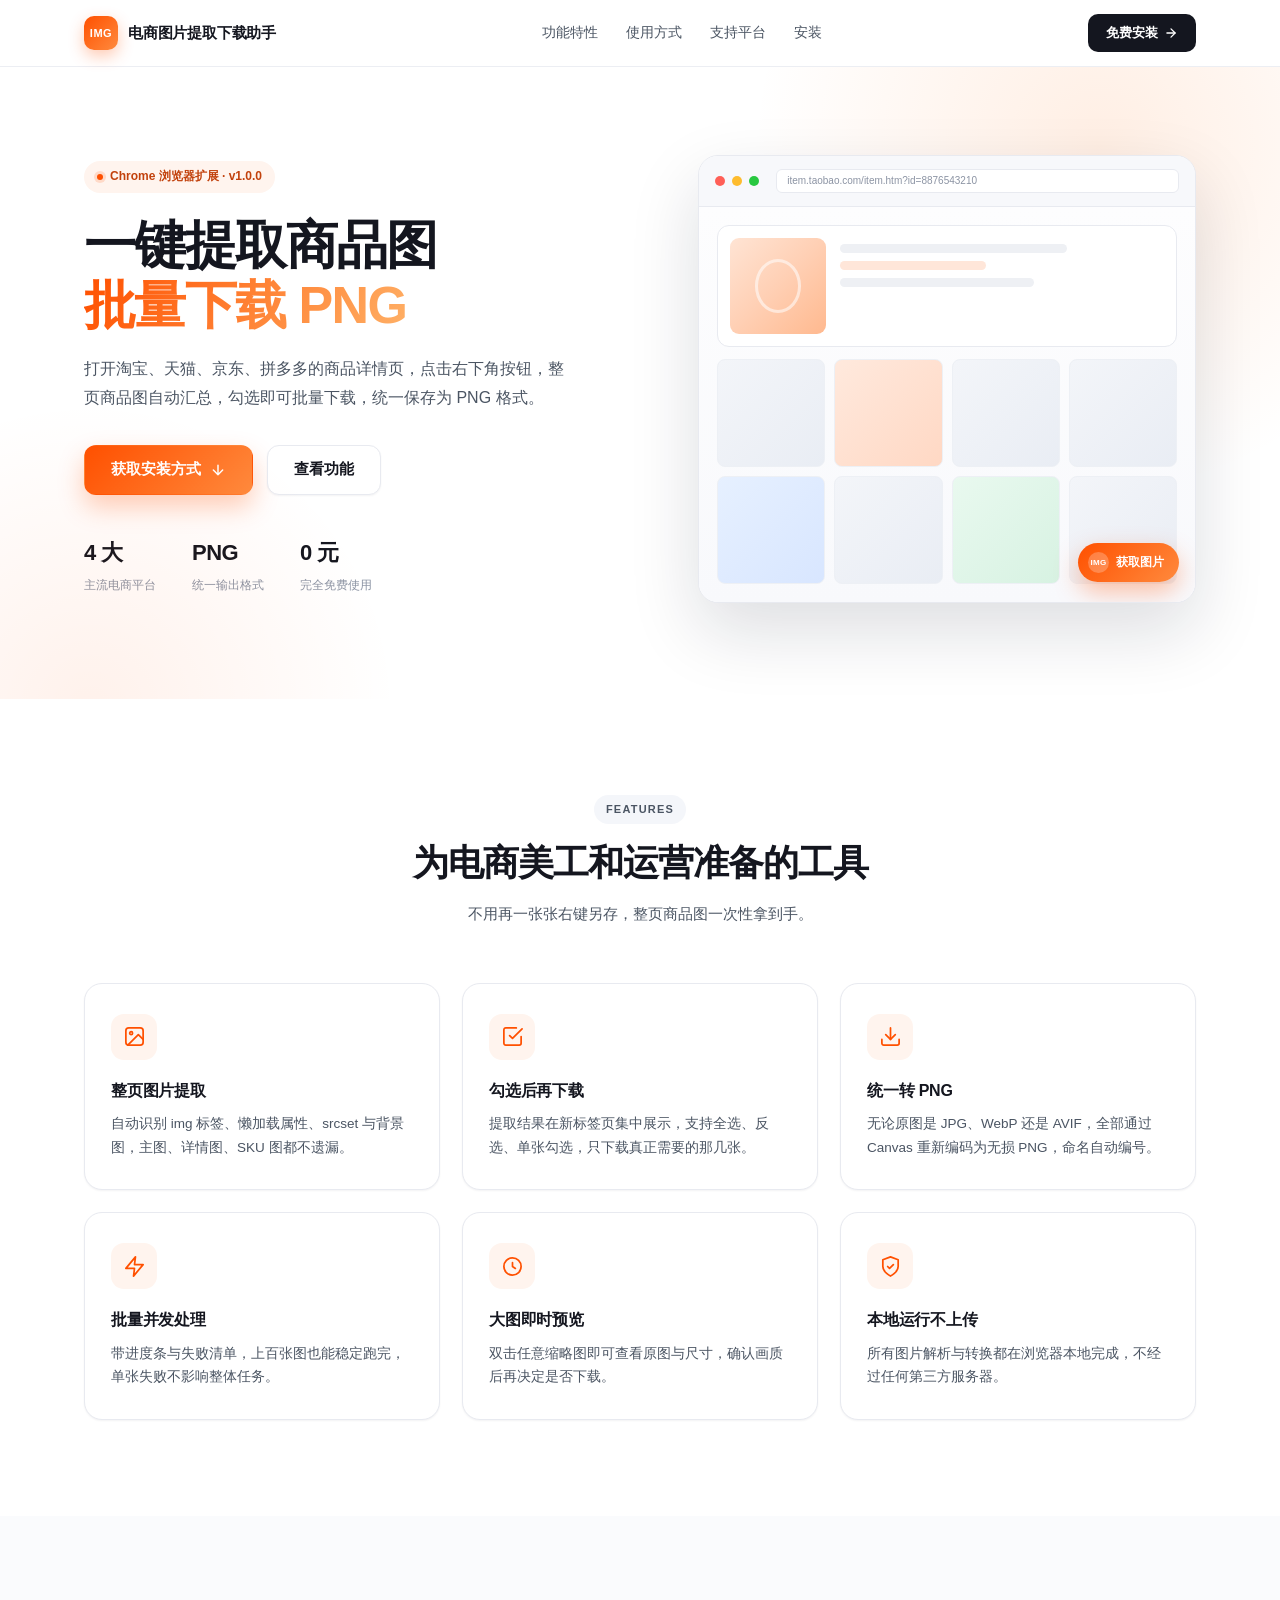
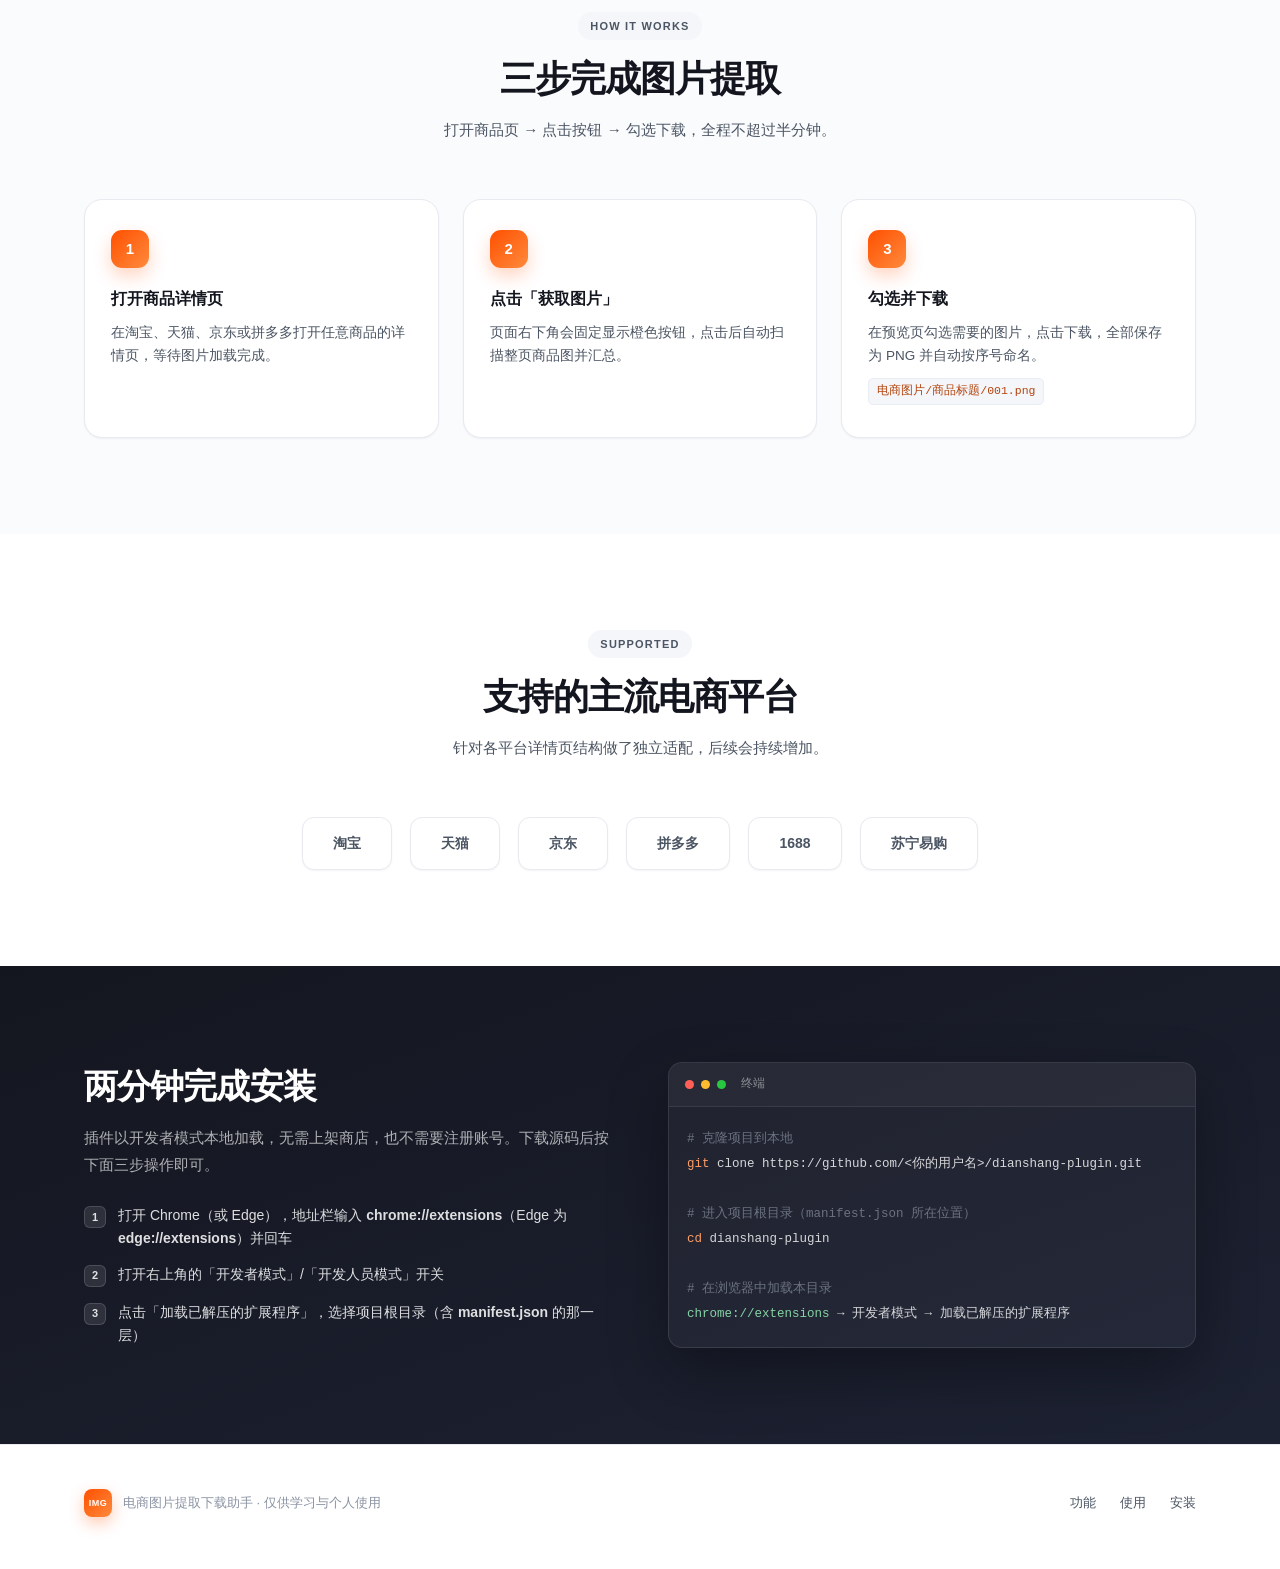
<file: docs/index.html>
<!DOCTYPE html>
<html lang="zh-CN">
<head>
<meta charset="UTF-8" />
<meta name="viewport" content="width=device-width, initial-scale=1.0" />
<title>电商图片提取下载助手 - 一键批量下载商品图</title>
<meta name="description" content="支持淘宝、天猫、京东、拼多多的 Chrome 浏览器扩展。一键提取商品详情页全部图片，勾选后批量下载为 PNG。" />
<style>
  :root {
    --brand: #ff5000;
    --brand-2: #ff8a3d;
    --brand-soft: #fff4ee;
    --ink: #14161f;
    --ink-2: #4b5563;
    --ink-3: #8b93a3;
    --line: #e8eaf0;
    --bg: #ffffff;
    --bg-2: #fafbfd;
    --radius: 18px;
    --shadow-sm: 0 1px 2px rgba(16,24,40,.05);
    --shadow-md: 0 10px 30px rgba(16,24,40,.08);
    --shadow-lg: 0 28px 70px rgba(16,24,40,.14);
  }

  * { margin: 0; padding: 0; box-sizing: border-box; }

  html { scroll-behavior: smooth; }

  body {
    font-family: -apple-system, BlinkMacSystemFont, "PingFang SC", "Microsoft YaHei", "Segoe UI", sans-serif;
    color: var(--ink);
    background: var(--bg);
    -webkit-font-smoothing: antialiased;
    line-height: 1.65;
    overflow-x: hidden;
  }

  a { color: inherit; text-decoration: none; }

  .wrap {
    width: 100%;
    max-width: 1160px;
    margin: 0 auto;
    padding: 0 24px;
  }

  /* ============ 导航 ============ */
  .nav {
    position: sticky;
    top: 0;
    z-index: 100;
    background: rgba(255,255,255,.82);
    backdrop-filter: saturate(180%) blur(16px);
    border-bottom: 1px solid rgba(232,234,240,.8);
  }

  .nav-inner {
    display: flex;
    align-items: center;
    justify-content: space-between;
    height: 66px;
  }

  .logo {
    display: flex;
    align-items: center;
    gap: 10px;
    font-weight: 800;
    font-size: 15px;
    letter-spacing: -.2px;
  }

  .logo-mark {
    width: 34px;
    height: 34px;
    border-radius: 10px;
    background: linear-gradient(135deg, var(--brand), var(--brand-2));
    color: #fff;
    font-size: 11px;
    font-weight: 800;
    letter-spacing: .5px;
    display: flex;
    align-items: center;
    justify-content: center;
    box-shadow: 0 6px 16px rgba(255,80,0,.3);
  }

  .nav-links {
    display: flex;
    align-items: center;
    gap: 28px;
    font-size: 14px;
    color: var(--ink-2);
  }

  .nav-links a {
    transition: color .16s ease;
  }

  .nav-links a:hover { color: var(--brand); }

  .nav-cta {
    display: inline-flex;
    align-items: center;
    gap: 6px;
    height: 38px;
    padding: 0 18px;
    border-radius: 10px;
    background: var(--ink);
    color: #fff;
    font-size: 13px;
    font-weight: 600;
    transition: transform .16s ease, box-shadow .16s ease;
  }

  .nav-cta:hover {
    transform: translateY(-1px);
    box-shadow: 0 8px 20px rgba(20,22,31,.24);
  }

  /* ============ Hero ============ */
  .hero {
    position: relative;
    padding: 88px 0 96px;
    overflow: hidden;
  }

  .hero::before {
    content: "";
    position: absolute;
    top: -280px;
    right: -180px;
    width: 720px;
    height: 720px;
    border-radius: 50%;
    background: radial-gradient(circle, rgba(255,138,61,.14) 0%, rgba(255,138,61,0) 68%);
    pointer-events: none;
  }

  .hero::after {
    content: "";
    position: absolute;
    bottom: -320px;
    left: -220px;
    width: 620px;
    height: 620px;
    border-radius: 50%;
    background: radial-gradient(circle, rgba(255,80,0,.08) 0%, rgba(255,80,0,0) 70%);
    pointer-events: none;
  }

  .hero-grid {
    position: relative;
    display: grid;
    grid-template-columns: 1.05fr .95fr;
    gap: 64px;
    align-items: center;
  }

  .badge {
    display: inline-flex;
    align-items: center;
    gap: 7px;
    padding: 6px 13px;
    border-radius: 999px;
    background: var(--brand-soft);
    color: #c2410c;
    font-size: 12px;
    font-weight: 600;
    margin-bottom: 22px;
  }

  .badge-dot {
    width: 6px;
    height: 6px;
    border-radius: 50%;
    background: var(--brand);
    box-shadow: 0 0 0 3px rgba(255,80,0,.16);
  }

  h1 {
    font-size: 52px;
    line-height: 1.16;
    letter-spacing: -1.6px;
    font-weight: 800;
    margin-bottom: 20px;
  }

  h1 .grad {
    background: linear-gradient(120deg, var(--brand) 0%, var(--brand-2) 60%, #ffb066 100%);
    -webkit-background-clip: text;
    background-clip: text;
    color: transparent;
  }

  .hero-desc {
    font-size: 16px;
    line-height: 1.8;
    color: var(--ink-2);
    max-width: 480px;
    margin-bottom: 32px;
  }

  .hero-actions {
    display: flex;
    align-items: center;
    gap: 14px;
    flex-wrap: wrap;
    margin-bottom: 40px;
  }

  .btn-lg {
    display: inline-flex;
    align-items: center;
    gap: 9px;
    height: 50px;
    padding: 0 26px;
    border-radius: 12px;
    font-size: 15px;
    font-weight: 700;
    border: 1px solid transparent;
    cursor: pointer;
    transition: all .18s ease;
  }

  .btn-solid {
    background: linear-gradient(135deg, var(--brand), var(--brand-2));
    color: #fff;
    box-shadow: 0 12px 26px rgba(255,80,0,.28);
  }

  .btn-solid:hover {
    transform: translateY(-2px);
    box-shadow: 0 16px 34px rgba(255,80,0,.34);
  }

  .btn-line {
    background: #fff;
    border-color: var(--line);
    color: var(--ink);
    box-shadow: var(--shadow-sm);
  }

  .btn-line:hover {
    border-color: #cfd3dd;
    transform: translateY(-2px);
    box-shadow: var(--shadow-md);
  }

  .hero-meta {
    display: flex;
    gap: 36px;
    flex-wrap: wrap;
  }

  .meta-item strong {
    display: block;
    font-size: 22px;
    font-weight: 800;
    letter-spacing: -.5px;
    color: var(--ink);
  }

  .meta-item span {
    font-size: 12px;
    color: var(--ink-3);
  }

  /* ============ Hero 右侧：浏览器模拟 ============ */
  .mock {
    position: relative;
    border-radius: 20px;
    background: #fff;
    border: 1px solid var(--line);
    box-shadow: var(--shadow-lg);
    overflow: hidden;
  }

  .mock-bar {
    display: flex;
    align-items: center;
    gap: 7px;
    padding: 13px 16px;
    background: #f7f8fb;
    border-bottom: 1px solid var(--line);
  }

  .dot { width: 10px; height: 10px; border-radius: 50%; }
  .dot:nth-child(1) { background: #ff5f57; }
  .dot:nth-child(2) { background: #febc2e; }
  .dot:nth-child(3) { background: #28c840; }

  .mock-url {
    flex: 1;
    margin-left: 10px;
    height: 24px;
    border-radius: 6px;
    background: #fff;
    border: 1px solid var(--line);
    font-size: 10px;
    color: var(--ink-3);
    display: flex;
    align-items: center;
    padding: 0 10px;
    overflow: hidden;
    white-space: nowrap;
  }

  .mock-body {
    position: relative;
    padding: 18px;
    background: linear-gradient(180deg, #fdfdfe 0%, #f8f9fc 100%);
    min-height: 320px;
  }

  .mock-product {
    display: grid;
    grid-template-columns: 96px 1fr;
    gap: 14px;
    padding: 12px;
    background: #fff;
    border: 1px solid var(--line);
    border-radius: 12px;
    margin-bottom: 12px;
  }

  .mock-thumb {
    width: 96px;
    height: 96px;
    border-radius: 9px;
    background:
      linear-gradient(135deg, #ffe4d4 0%, #ffd0b5 48%, #ffb98f 100%);
    position: relative;
    overflow: hidden;
  }

  .mock-thumb::after {
    content: "";
    position: absolute;
    inset: 22% 26%;
    border-radius: 50%;
    border: 3px solid rgba(255,255,255,.55);
  }

  .mock-lines { padding-top: 6px; }
  .mock-line {
    height: 9px;
    border-radius: 5px;
    background: #eef0f4;
    margin-bottom: 8px;
  }
  .mock-line.w70 { width: 70%; }
  .mock-line.w45 { width: 45%; background: #ffe6d9; }
  .mock-line.w60 { width: 60%; }

  .mock-grid {
    display: grid;
    grid-template-columns: repeat(4, 1fr);
    gap: 9px;
  }

  .mock-cell {
    aspect-ratio: 1/1;
    border-radius: 8px;
    background: linear-gradient(135deg, #f3f5f9, #e9edf4);
    border: 1px solid #edf0f5;
  }
  .mock-cell:nth-child(2) { background: linear-gradient(135deg,#ffe9dd,#ffd8c4); }
  .mock-cell:nth-child(5) { background: linear-gradient(135deg,#e6f0ff,#d8e6ff); }
  .mock-cell:nth-child(7) { background: linear-gradient(135deg,#e9f9ef,#d7f2e2); }

  /* 浮动按钮模拟 */
  .mock-fab {
    position: absolute;
    right: 16px;
    bottom: 20px;
    display: inline-flex;
    align-items: center;
    gap: 7px;
    padding: 9px 15px 9px 10px;
    border-radius: 999px;
    background: linear-gradient(135deg, var(--brand), var(--brand-2));
    color: #fff;
    font-size: 12px;
    font-weight: 700;
    box-shadow: 0 10px 24px rgba(255,80,0,.34);
    animation: float 2.8s ease-in-out infinite;
  }

  @keyframes float {
    0%, 100% { transform: translateY(0); }
    50% { transform: translateY(-6px); }
  }

  .mock-fab-ico {
    width: 21px;
    height: 21px;
    border-radius: 50%;
    background: rgba(255,255,255,.24);
    font-size: 8px;
    letter-spacing: .3px;
    display: flex;
    align-items: center;
    justify-content: center;
  }

  /* ============ 区块通用 ============ */
  section { padding: 96px 0; }

  .sec-head {
    text-align: center;
    max-width: 640px;
    margin: 0 auto 56px;
  }

  .sec-tag {
    display: inline-block;
    padding: 5px 12px;
    border-radius: 999px;
    background: #f4f6fa;
    color: var(--ink-2);
    font-size: 11px;
    font-weight: 700;
    letter-spacing: 1.2px;
    text-transform: uppercase;
    margin-bottom: 16px;
  }

  .sec-head h2 {
    font-size: 36px;
    line-height: 1.28;
    letter-spacing: -1px;
    font-weight: 800;
    margin-bottom: 14px;
  }

  .sec-head p {
    font-size: 15px;
    color: var(--ink-2);
    line-height: 1.8;
  }

  /* ============ 功能卡片 ============ */
  .features {
    display: grid;
    grid-template-columns: repeat(3, 1fr);
    gap: 22px;
  }

  .feat {
    padding: 30px 26px;
    border-radius: var(--radius);
    background: #fff;
    border: 1px solid var(--line);
    box-shadow: var(--shadow-sm);
    transition: all .2s ease;
  }

  .feat:hover {
    transform: translateY(-4px);
    box-shadow: var(--shadow-md);
    border-color: #dfe3ec;
  }

  .feat-ico {
    width: 46px;
    height: 46px;
    border-radius: 13px;
    background: var(--brand-soft);
    display: flex;
    align-items: center;
    justify-content: center;
    margin-bottom: 18px;
  }

  .feat-ico svg {
    width: 23px;
    height: 23px;
    stroke: var(--brand);
    stroke-width: 1.8;
    fill: none;
    stroke-linecap: round;
    stroke-linejoin: round;
  }

  .feat h3 {
    font-size: 16px;
    font-weight: 700;
    margin-bottom: 8px;
    letter-spacing: -.2px;
  }

  .feat p {
    font-size: 13.5px;
    color: var(--ink-2);
    line-height: 1.75;
  }

  /* ============ 使用步骤 ============ */
  .steps-sec { background: var(--bg-2); }

  .steps {
    display: grid;
    grid-template-columns: repeat(3, 1fr);
    gap: 24px;
    position: relative;
  }

  .step {
    position: relative;
    padding: 30px 26px 32px;
    border-radius: var(--radius);
    background: #fff;
    border: 1px solid var(--line);
    box-shadow: var(--shadow-sm);
  }

  .step-num {
    display: inline-flex;
    align-items: center;
    justify-content: center;
    width: 38px;
    height: 38px;
    border-radius: 11px;
    background: linear-gradient(135deg, var(--brand), var(--brand-2));
    color: #fff;
    font-size: 15px;
    font-weight: 800;
    margin-bottom: 18px;
    box-shadow: 0 8px 18px rgba(255,80,0,.24);
  }

  .step h3 {
    font-size: 16px;
    font-weight: 700;
    margin-bottom: 8px;
  }

  .step p {
    font-size: 13.5px;
    color: var(--ink-2);
    line-height: 1.75;
  }

  .step code {
    display: inline-block;
    margin-top: 10px;
    padding: 3px 8px;
    border-radius: 5px;
    background: #f4f6fa;
    border: 1px solid #e9edf4;
    font-family: "SFMono-Regular", Consolas, monospace;
    font-size: 11.5px;
    color: #b4440c;
  }

  /* ============ 平台支持 ============ */
  .platforms {
    display: flex;
    align-items: center;
    justify-content: center;
    gap: 18px;
    flex-wrap: wrap;
  }

  .plat {
    padding: 14px 30px;
    border-radius: 12px;
    background: #fff;
    border: 1px solid var(--line);
    font-size: 14px;
    font-weight: 600;
    color: var(--ink-2);
    box-shadow: var(--shadow-sm);
    transition: all .18s ease;
  }

  .plat:hover {
    color: var(--ink);
    border-color: #cfd3dd;
    transform: translateY(-2px);
    box-shadow: var(--shadow-md);
  }

  /* ============ 安装区块 ============ */
  .install-sec {
    background: linear-gradient(160deg, #14161f 0%, #1d2233 100%);
    color: #fff;
  }

  .install-grid {
    display: grid;
    grid-template-columns: 1fr 1fr;
    gap: 56px;
    align-items: center;
  }

  .install-sec h2 {
    font-size: 34px;
    line-height: 1.3;
    letter-spacing: -.9px;
    font-weight: 800;
    margin-bottom: 16px;
  }

  .install-sec .lead {
    font-size: 15px;
    line-height: 1.8;
    color: rgba(255,255,255,.66);
    margin-bottom: 26px;
  }

  .install-list {
    list-style: none;
    display: flex;
    flex-direction: column;
    gap: 14px;
  }

  .install-list li {
    display: flex;
    align-items: flex-start;
    gap: 12px;
    font-size: 14px;
    color: rgba(255,255,255,.86);
    line-height: 1.6;
  }

  .install-list .num {
    flex-shrink: 0;
    width: 22px;
    height: 22px;
    border-radius: 6px;
    background: rgba(255,255,255,.1);
    border: 1px solid rgba(255,255,255,.14);
    font-size: 11px;
    font-weight: 700;
    display: flex;
    align-items: center;
    justify-content: center;
    margin-top: 2px;
  }

  .code-card {
    border-radius: 14px;
    background: rgba(255,255,255,.04);
    border: 1px solid rgba(255,255,255,.1);
    overflow: hidden;
    box-shadow: 0 24px 60px rgba(0,0,0,.32);
  }

  .code-head {
    display: flex;
    align-items: center;
    gap: 7px;
    padding: 12px 16px;
    border-bottom: 1px solid rgba(255,255,255,.08);
    background: rgba(255,255,255,.03);
  }

  .code-head .dot { width: 9px; height: 9px; }
  .code-title {
    margin-left: 8px;
    font-size: 11.5px;
    color: rgba(255,255,255,.46);
    font-family: "SFMono-Regular", Consolas, monospace;
  }

  .code-body {
    padding: 20px 18px;
    font-family: "SFMono-Regular", Consolas, monospace;
    font-size: 12.5px;
    line-height: 2;
    color: rgba(255,255,255,.82);
    overflow-x: auto;
  }

  .code-body .cmt { color: #6b7280; }
  .code-body .kw { color: #ff9d66; }
  .code-body .str { color: #86d3a5; }

  /* ============ 页脚 ============ */
  .footer {
    padding: 44px 0 52px;
    border-top: 1px solid var(--line);
    background: #fff;
  }

  .footer-inner {
    display: flex;
    align-items: center;
    justify-content: space-between;
    gap: 20px;
    flex-wrap: wrap;
  }

  .footer-left {
    display: flex;
    align-items: center;
    gap: 11px;
    font-size: 13px;
    color: var(--ink-3);
  }

  .footer-links {
    display: flex;
    gap: 24px;
    font-size: 13px;
    color: var(--ink-2);
  }

  .footer-links a:hover { color: var(--brand); }

  /* ============ 滚动出现动画 ============ */
  .reveal {
    opacity: 0;
    transform: translateY(22px);
    transition: opacity .7s cubic-bezier(.22,.61,.36,1), transform .7s cubic-bezier(.22,.61,.36,1);
  }

  .reveal.in {
    opacity: 1;
    transform: translateY(0);
  }

  /* ============ 响应式 ============ */
  @media (max-width: 980px) {
    .hero { padding: 60px 0 70px; }
    .hero-grid { grid-template-columns: 1fr; gap: 44px; }
    h1 { font-size: 38px; letter-spacing: -1px; }
    .features { grid-template-columns: 1fr 1fr; }
    .steps { grid-template-columns: 1fr; }
    .install-grid { grid-template-columns: 1fr; gap: 36px; }
    .nav-links { display: none; }
    section { padding: 68px 0; }
    .sec-head h2 { font-size: 28px; }
  }

  @media (max-width: 640px) {
    h1 { font-size: 31px; }
    .hero-desc { font-size: 15px; }
    .features { grid-template-columns: 1fr; }
    .hero-meta { gap: 22px; }
    .meta-item strong { font-size: 19px; }
    .btn-lg { width: 100%; justify-content: center; }
    .hero-actions { flex-direction: column; align-items: stretch; }
    .footer-inner { flex-direction: column; align-items: flex-start; }
  }
</style>
</head>
<body>

<!-- 导航 -->
<nav class="nav">
  <div class="wrap nav-inner">
    <div class="logo">
      <span class="logo-mark">IMG</span>
      <span>电商图片提取下载助手</span>
    </div>
    <div class="nav-links">
      <a href="#features">功能特性</a>
      <a href="#steps">使用方式</a>
      <a href="#platforms">支持平台</a>
      <a href="#install">安装</a>
    </div>
    <a class="nav-cta" href="#install">
      免费安装
      <svg width="14" height="14" viewBox="0 0 24 24" fill="none" stroke="currentColor" stroke-width="2.2" stroke-linecap="round" stroke-linejoin="round">
        <line x1="5" y1="12" x2="19" y2="12"></line>
        <polyline points="12 5 19 12 12 19"></polyline>
      </svg>
    </a>
  </div>
</nav>

<!-- Hero -->
<header class="hero">
  <div class="wrap hero-grid">
    <div>
      <div class="badge">
        <span class="badge-dot"></span>
        Chrome 浏览器扩展 · v1.0.0
      </div>
      <h1>
        一键提取商品图<br />
        <span class="grad">批量下载 PNG</span>
      </h1>
      <p class="hero-desc">
        打开淘宝、天猫、京东、拼多多的商品详情页，点击右下角按钮，整页商品图自动汇总，勾选即可批量下载，统一保存为 PNG 格式。
      </p>
      <div class="hero-actions">
        <a class="btn-lg btn-solid" href="#install">
          获取安装方式
          <svg width="16" height="16" viewBox="0 0 24 24" fill="none" stroke="currentColor" stroke-width="2.2" stroke-linecap="round" stroke-linejoin="round">
            <path d="M12 5v14M5 12l7 7 7-7"></path>
          </svg>
        </a>
        <a class="btn-lg btn-line" href="#features">查看功能</a>
      </div>
      <div class="hero-meta">
        <div class="meta-item">
          <strong>4 大</strong>
          <span>主流电商平台</span>
        </div>
        <div class="meta-item">
          <strong>PNG</strong>
          <span>统一输出格式</span>
        </div>
        <div class="meta-item">
          <strong>0 元</strong>
          <span>完全免费使用</span>
        </div>
      </div>
    </div>

    <!-- 浏览器模拟 -->
    <div class="mock">
      <div class="mock-bar">
        <span class="dot"></span>
        <span class="dot"></span>
        <span class="dot"></span>
        <div class="mock-url">item.taobao.com/item.htm?id=8876543210</div>
      </div>
      <div class="mock-body">
        <div class="mock-product">
          <div class="mock-thumb"></div>
          <div class="mock-lines">
            <div class="mock-line w70"></div>
            <div class="mock-line w45"></div>
            <div class="mock-line w60"></div>
          </div>
        </div>
        <div class="mock-grid">
          <div class="mock-cell"></div>
          <div class="mock-cell"></div>
          <div class="mock-cell"></div>
          <div class="mock-cell"></div>
          <div class="mock-cell"></div>
          <div class="mock-cell"></div>
          <div class="mock-cell"></div>
          <div class="mock-cell"></div>
        </div>
        <div class="mock-fab">
          <span class="mock-fab-ico">IMG</span>
          <span>获取图片</span>
        </div>
      </div>
    </div>
  </div>
</header>

<!-- 功能 -->
<section id="features">
  <div class="wrap">
    <div class="sec-head reveal">
      <span class="sec-tag">Features</span>
      <h2>为电商美工和运营准备的工具</h2>
      <p>不用再一张张右键另存，整页商品图一次性拿到手。</p>
    </div>

    <div class="features">
      <div class="feat reveal">
        <div class="feat-ico">
          <svg viewBox="0 0 24 24"><rect x="3" y="3" width="18" height="18" rx="3"></rect><circle cx="8.5" cy="8.5" r="1.5"></circle><path d="M21 15l-5-5L5 21"></path></svg>
        </div>
        <h3>整页图片提取</h3>
        <p>自动识别 img 标签、懒加载属性、srcset 与背景图，主图、详情图、SKU 图都不遗漏。</p>
      </div>

      <div class="feat reveal">
        <div class="feat-ico">
          <svg viewBox="0 0 24 24"><path d="M9 11l3 3L22 4"></path><path d="M21 12v7a2 2 0 01-2 2H5a2 2 0 01-2-2V5a2 2 0 012-2h11"></path></svg>
        </div>
        <h3>勾选后再下载</h3>
        <p>提取结果在新标签页集中展示，支持全选、反选、单张勾选，只下载真正需要的那几张。</p>
      </div>

      <div class="feat reveal">
        <div class="feat-ico">
          <svg viewBox="0 0 24 24"><path d="M21 15v4a2 2 0 01-2 2H5a2 2 0 01-2-2v-4"></path><polyline points="7 10 12 15 17 10"></polyline><line x1="12" y1="15" x2="12" y2="3"></line></svg>
        </div>
        <h3>统一转 PNG</h3>
        <p>无论原图是 JPG、WebP 还是 AVIF，全部通过 Canvas 重新编码为无损 PNG，命名自动编号。</p>
      </div>

      <div class="feat reveal">
        <div class="feat-ico">
          <svg viewBox="0 0 24 24"><path d="M13 2L3 14h9l-1 8 10-12h-9l1-8z"></path></svg>
        </div>
        <h3>批量并发处理</h3>
        <p>带进度条与失败清单，上百张图也能稳定跑完，单张失败不影响整体任务。</p>
      </div>

      <div class="feat reveal">
        <div class="feat-ico">
          <svg viewBox="0 0 24 24"><circle cx="12" cy="12" r="9"></circle><path d="M12 8v4l3 2"></path></svg>
        </div>
        <h3>大图即时预览</h3>
        <p>双击任意缩略图即可查看原图与尺寸，确认画质后再决定是否下载。</p>
      </div>

      <div class="feat reveal">
        <div class="feat-ico">
          <svg viewBox="0 0 24 24"><path d="M12 22s8-4 8-10V5l-8-3-8 3v7c0 6 8 10 8 10z"></path><path d="M9 12l2 2 4-4"></path></svg>
        </div>
        <h3>本地运行不上传</h3>
        <p>所有图片解析与转换都在浏览器本地完成，不经过任何第三方服务器。</p>
      </div>
    </div>
  </div>
</section>

<!-- 步骤 -->
<section id="steps" class="steps-sec">
  <div class="wrap">
    <div class="sec-head reveal">
      <span class="sec-tag">How it works</span>
      <h2>三步完成图片提取</h2>
      <p>打开商品页 → 点击按钮 → 勾选下载，全程不超过半分钟。</p>
    </div>

    <div class="steps">
      <div class="step reveal">
        <div class="step-num">1</div>
        <h3>打开商品详情页</h3>
        <p>在淘宝、天猫、京东或拼多多打开任意商品的详情页，等待图片加载完成。</p>
      </div>

      <div class="step reveal">
        <div class="step-num">2</div>
        <h3>点击「获取图片」</h3>
        <p>页面右下角会固定显示橙色按钮，点击后自动扫描整页商品图并汇总。</p>
      </div>

      <div class="step reveal">
        <div class="step-num">3</div>
        <h3>勾选并下载</h3>
        <p>在预览页勾选需要的图片，点击下载，全部保存为 PNG 并自动按序号命名。</p>
        <code>电商图片/商品标题/001.png</code>
      </div>
    </div>
  </div>
</section>

<!-- 平台 -->
<section id="platforms">
  <div class="wrap">
    <div class="sec-head reveal">
      <span class="sec-tag">Supported</span>
      <h2>支持的主流电商平台</h2>
      <p>针对各平台详情页结构做了独立适配，后续会持续增加。</p>
    </div>

    <div class="platforms reveal">
      <div class="plat">淘宝</div>
      <div class="plat">天猫</div>
      <div class="plat">京东</div>
      <div class="plat">拼多多</div>
      <div class="plat">1688</div>
      <div class="plat">苏宁易购</div>
    </div>
  </div>
</section>

<!-- 安装 -->
<section id="install" class="install-sec">
  <div class="wrap install-grid">
    <div class="reveal">
      <h2>两分钟完成安装</h2>
      <p class="lead">
        插件以开发者模式本地加载，无需上架商店，也不需要注册账号。下载源码后按下面三步操作即可。
      </p>
      <ul class="install-list">
        <li>
          <span class="num">1</span>
          <span>打开 Chrome（或 Edge），地址栏输入 <strong>chrome://extensions</strong>（Edge 为 <strong>edge://extensions</strong>）并回车</span>
        </li>
        <li>
          <span class="num">2</span>
          <span>打开右上角的「开发者模式」/「开发人员模式」开关</span>
        </li>
        <li>
          <span class="num">3</span>
          <span>点击「加载已解压的扩展程序」，选择项目根目录（含 <strong>manifest.json</strong> 的那一层）</span>
        </li>
      </ul>
    </div>

    <div class="code-card reveal">
      <div class="code-head">
        <span class="dot" style="background:#ff5f57"></span>
        <span class="dot" style="background:#febc2e"></span>
        <span class="dot" style="background:#28c840"></span>
        <span class="code-title">终端</span>
      </div>
      <div class="code-body">
<span class="cmt"># 克隆项目到本地</span><br />
<span class="kw">git</span> clone https://github.com/&lt;你的用户名&gt;/dianshang-plugin.git<br /><br />
<span class="cmt"># 进入项目根目录（manifest.json 所在位置）</span><br />
<span class="kw">cd</span> dianshang-plugin<br /><br />
<span class="cmt"># 在浏览器中加载本目录</span><br />
<span class="str">chrome://extensions</span> → 开发者模式 → 加载已解压的扩展程序
      </div>
    </div>
  </div>
</section>

<!-- 页脚 -->
<footer class="footer">
  <div class="wrap footer-inner">
    <div class="footer-left">
      <span class="logo-mark" style="width:28px;height:28px;font-size:9px;border-radius:8px;">IMG</span>
      <span>电商图片提取下载助手 · 仅供学习与个人使用</span>
    </div>
    <div class="footer-links">
      <a href="#features">功能</a>
      <a href="#steps">使用</a>
      <a href="#install">安装</a>
    </div>
  </div>
</footer>

<script>
  // 滚动进入视口时淡入
  (function () {
    const items = document.querySelectorAll('.reveal');
    if (!('IntersectionObserver' in window)) {
      items.forEach(function (el) { el.classList.add('in'); });
      return;
    }
    const io = new IntersectionObserver(function (entries) {
      entries.forEach(function (entry) {
        if (entry.isIntersecting) {
          entry.target.classList.add('in');
          io.unobserve(entry.target);
        }
      });
    }, { threshold: 0.12, rootMargin: '0px 0px -40px 0px' });

    items.forEach(function (el, i) {
      el.style.transitionDelay = (i % 6) * 60 + 'ms';
      io.observe(el);
    });
  })();
</script>
</body>
</html>
</file>
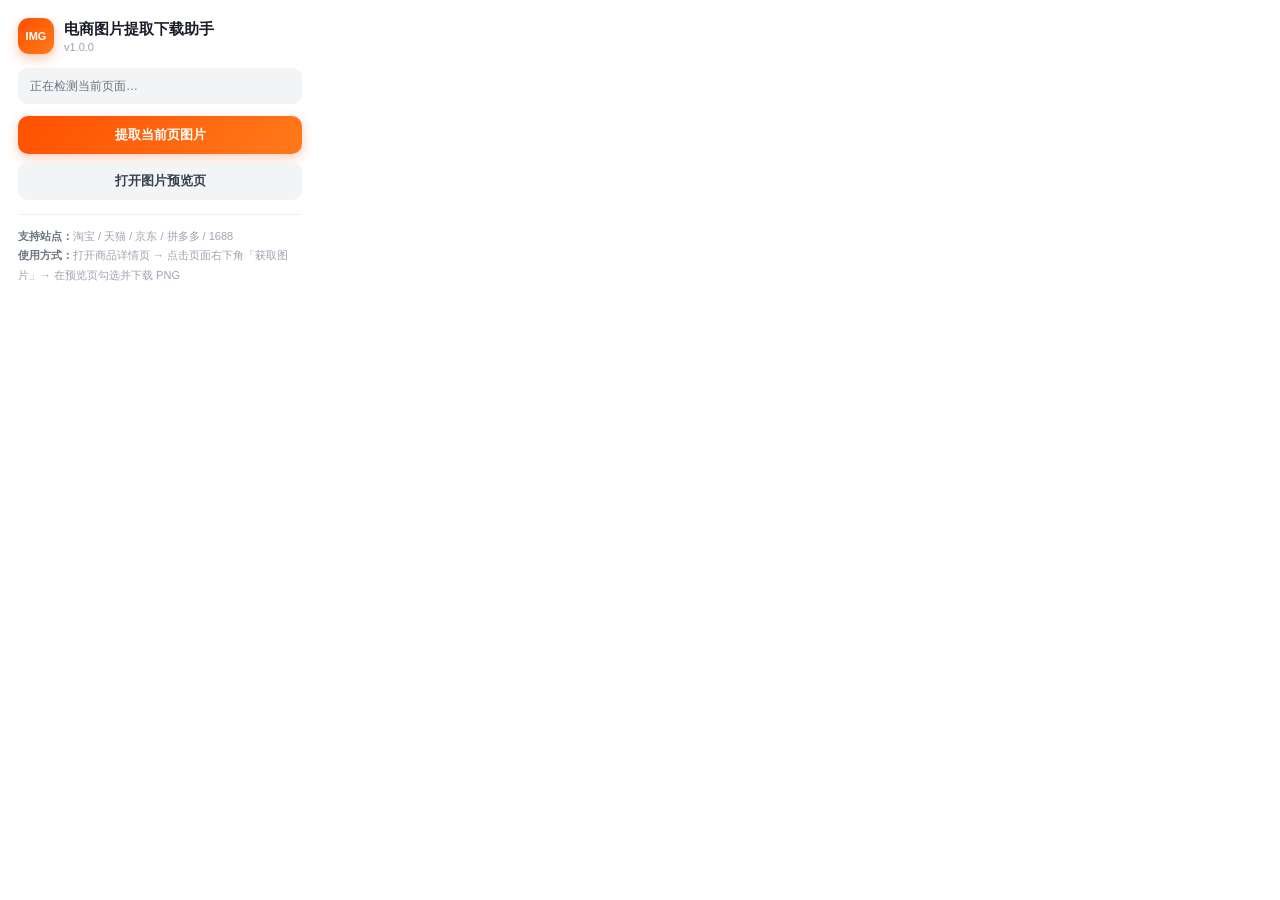
<file: popup.html>
<!DOCTYPE html>
<html lang="zh-CN">
<head>
  <meta charset="UTF-8" />
  <title>电商图片提取下载助手</title>
  <style>
    * { margin: 0; padding: 0; box-sizing: border-box; }

    body {
      width: 320px;
      padding: 18px;
      font-family: -apple-system, BlinkMacSystemFont, "PingFang SC", "Microsoft YaHei", sans-serif;
      color: #1a1d29;
      background: #fff;
    }

    .head {
      display: flex;
      align-items: center;
      gap: 10px;
      margin-bottom: 14px;
    }

    .mark {
      width: 36px;
      height: 36px;
      border-radius: 11px;
      background: linear-gradient(135deg, #ff5000, #ff7a1a);
      color: #fff;
      font-size: 11px;
      font-weight: 800;
      display: flex;
      align-items: center;
      justify-content: center;
      box-shadow: 0 5px 12px rgba(255, 80, 0, 0.3);
    }

    .title { font-size: 15px; font-weight: 700; }
    .subtitle { font-size: 11px; color: #9ca3af; margin-top: 2px; }

    .status {
      padding: 9px 12px;
      border-radius: 9px;
      font-size: 12px;
      line-height: 1.5;
      margin-bottom: 12px;
      background: #f3f4f6;
      color: #6b7280;
    }

    .status.ok { background: #ecfdf5; color: #15803d; }
    .status.warn { background: #fffbeb; color: #b45309; }

    .btn {
      display: flex;
      align-items: center;
      justify-content: center;
      width: 100%;
      height: 38px;
      border: none;
      border-radius: 10px;
      font-size: 13px;
      font-weight: 600;
      font-family: inherit;
      cursor: pointer;
      transition: all 0.16s ease;
    }

    .btn-primary {
      background: linear-gradient(135deg, #ff5000, #ff7a1a);
      color: #fff;
      box-shadow: 0 4px 12px rgba(255, 80, 0, 0.28);
      margin-bottom: 8px;
    }

    .btn-primary:hover { box-shadow: 0 6px 16px rgba(255, 80, 0, 0.36); }
    .btn-primary:disabled { opacity: 0.5; cursor: not-allowed; box-shadow: none; }

    .btn-ghost {
      background: #f3f4f6;
      color: #374151;
    }

    .btn-ghost:hover { background: #e5e7eb; }

    .tips {
      margin-top: 14px;
      padding-top: 12px;
      border-top: 1px solid #f0f1f4;
      font-size: 11px;
      line-height: 1.75;
      color: #9ca3af;
    }

    .tips b { color: #6b7280; font-weight: 600; }
  </style>
</head>
<body>
  <div class="head">
    <div class="mark">IMG</div>
    <div>
      <div class="title">电商图片提取下载助手</div>
      <div class="subtitle">v1.0.0</div>
    </div>
  </div>

  <div id="status" class="status">正在检测当前页面…</div>

  <button id="btnExtract" class="btn btn-primary">提取当前页图片</button>
  <button id="btnGallery" class="btn btn-ghost">打开图片预览页</button>

  <div class="tips">
    <b>支持站点：</b>淘宝 / 天猫 / 京东 / 拼多多 / 1688<br />
    <b>使用方式：</b>打开商品详情页 → 点击页面右下角「获取图片」→ 在预览页勾选并下载 PNG
  </div>

  <script src="popup.js"></script>
</body>
</html>
</file>
